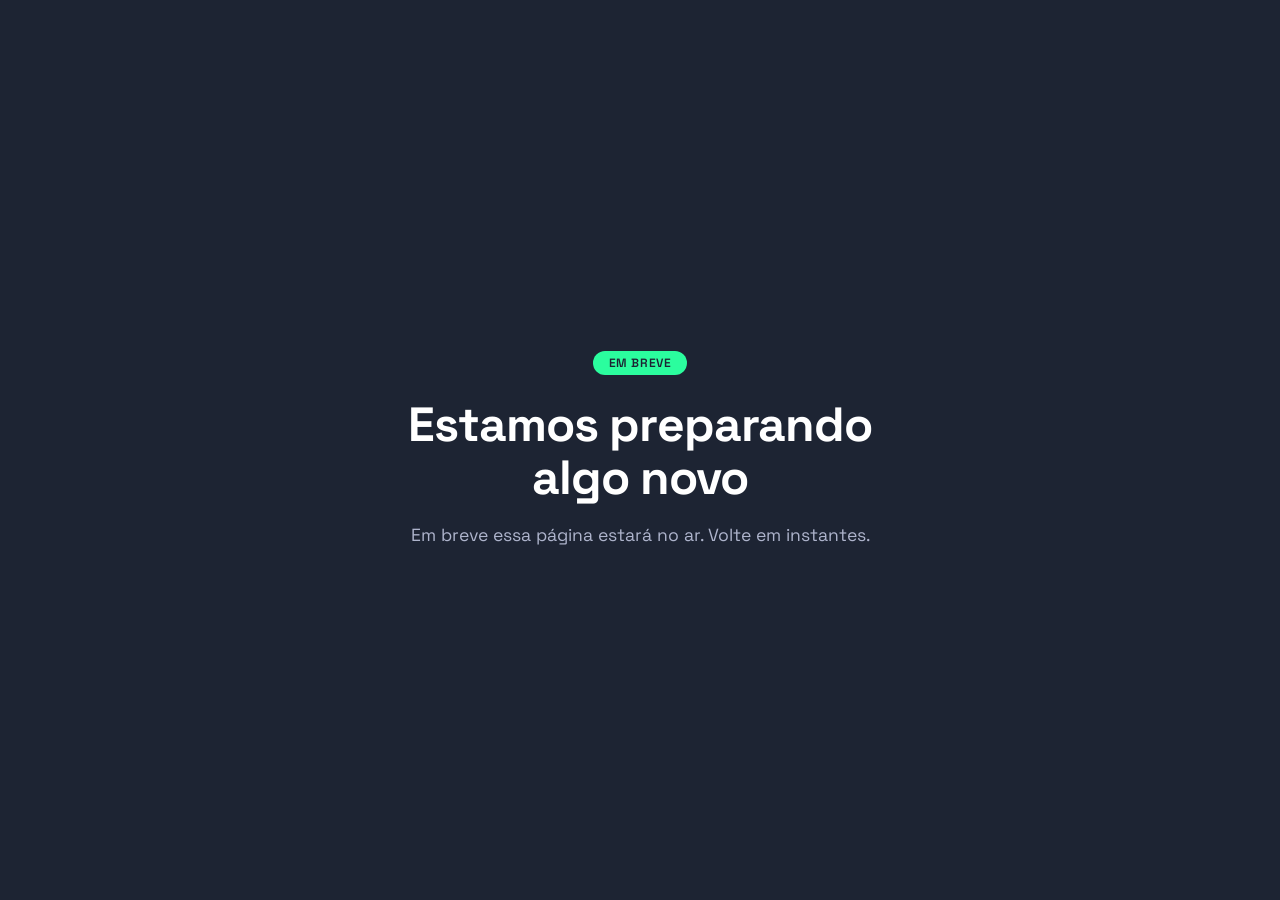
<file: index.html>
<!DOCTYPE html>
<html lang="pt-BR">
<head>
  <meta charset="UTF-8">
  <!-- Hotjar Tracking Code for Foozi -->
  <script>
    (function (h, o, t, j, a, r) {
      h.hj = h.hj || function () { (h.hj.q = h.hj.q || []).push(arguments) };
      h._hjSettings = { hjid: 6743665, hjsv: 6 };
      a = o.getElementsByTagName('head')[0];
      r = o.createElement('script'); r.async = 1;
      r.src = t + h._hjSettings.hjid + j + h._hjSettings.hjsv;
      a.appendChild(r);
    })(window, document, 'https://static.hotjar.com/c/hotjar-', '.js?sv=');
  </script>
  <meta name="viewport" content="width=device-width, initial-scale=1.0">
  <title>Foozi | Em breve</title>
  <meta name="description" content="Em breve, novidades da Foozi.">
  <link rel="icon" type="image/png" href="/assets/favicon.png">
  <link rel="preconnect" href="https://fonts.googleapis.com">
  <link rel="preconnect" href="https://fonts.gstatic.com" crossorigin>
  <link href="https://fonts.googleapis.com/css2?family=Space+Grotesk:wght@400;500;600;700&display=swap" rel="stylesheet">
  <style>
    * { box-sizing: border-box; margin: 0; padding: 0; }
    html, body {
      height: 100%;
    }
    body {
      font-family: 'Space Grotesk', system-ui, sans-serif;
      background: #1D2433;
      color: #FFFFFF;
      display: flex;
      align-items: center;
      justify-content: center;
      text-align: center;
      padding: 2rem;
    }
    main {
      max-width: 32rem;
    }
    .badge {
      display: inline-flex;
      align-items: center;
      padding: 4px 16px;
      background-color: #2BFD9E;
      color: #1D2433;
      border-radius: 9999px;
      font-size: 0.75rem;
      font-weight: 600;
      letter-spacing: 0.05em;
      text-transform: uppercase;
      margin-bottom: 1.5rem;
    }
    h1 {
      font-size: clamp(2rem, 5vw, 3rem);
      font-weight: 700;
      line-height: 1.1;
      letter-spacing: -0.02em;
      margin-bottom: 1rem;
    }
    p {
      font-size: 1.1rem;
      color: #AEB4CC;
      line-height: 1.6;
    }
  </style>
</head>
<body>
  <main>
    <span class="badge">Em breve</span>
    <h1>Estamos preparando algo novo</h1>
    <p>Em breve essa página estará no ar. Volte em instantes.</p>
  </main>
</body>
</html>
</file>
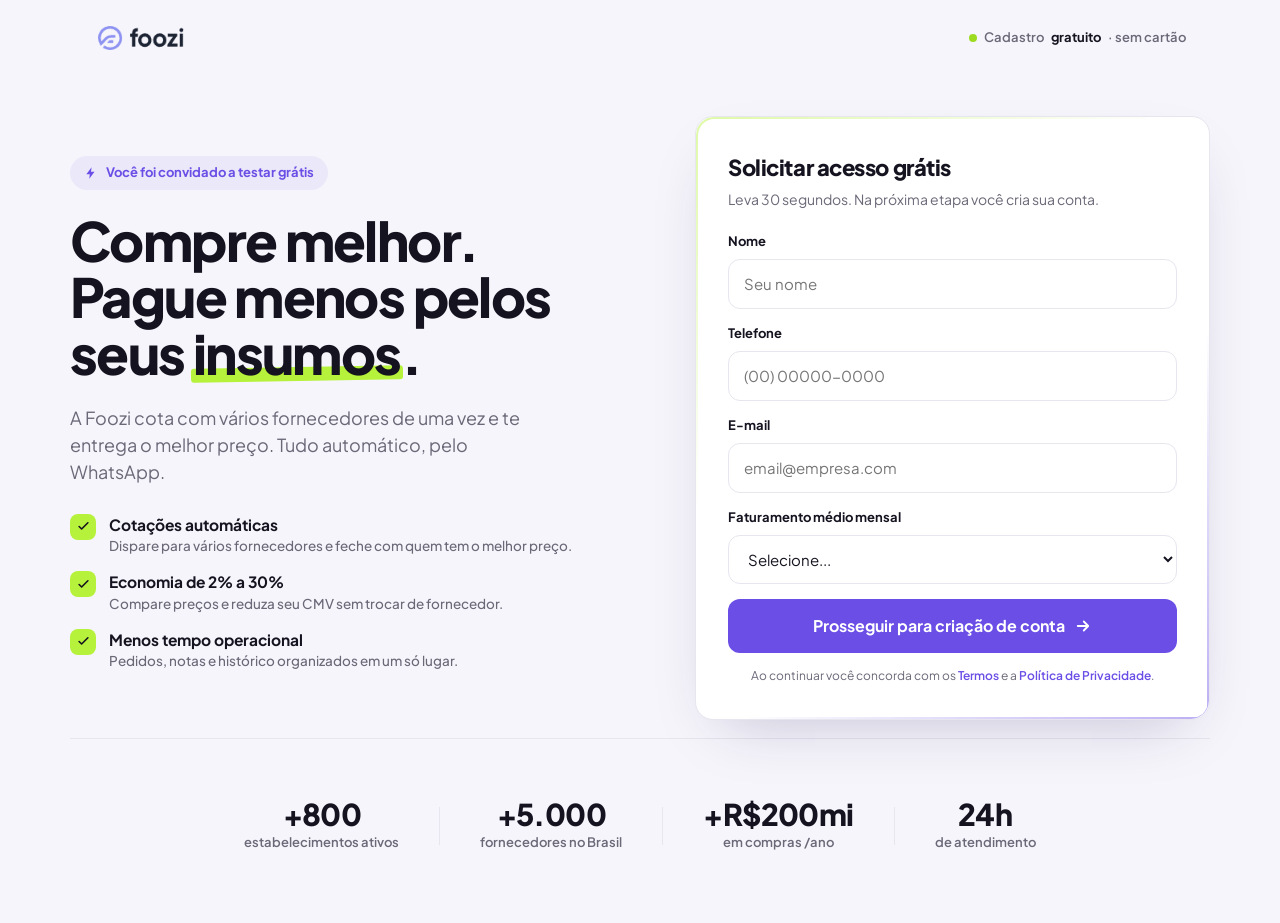
<file: cadastro-gratis/index.html>
<!DOCTYPE html>
<html lang="pt-BR">

<head>
  <meta charset="UTF-8">
  <script>
    (function () {
      var path = window.location.pathname;
      var marker = '/cadastro-gratis';
      var idx = path.indexOf(marker);
      var href = idx !== -1
        ? path.slice(0, idx + marker.length) + '/'
        : (path.endsWith('/') ? path : path.replace(/[^/]*$/, '') || '/');
      var base = document.createElement('base');
      base.href = href;
      document.head.appendChild(base);
      window.FOOZI_BASE = href;
    })();
  </script>
  <!-- Hotjar Tracking Code for Foozi -->
  <script>
    (function (h, o, t, j, a, r) {
      h.hj = h.hj || function () { (h.hj.q = h.hj.q || []).push(arguments) };
      h._hjSettings = { hjid: 6743665, hjsv: 6 };
      a = o.getElementsByTagName('head')[0];
      r = o.createElement('script'); r.async = 1;
      r.src = t + h._hjSettings.hjid + j + h._hjSettings.hjsv;
      a.appendChild(r);
    })(window, document, 'https://static.hotjar.com/c/hotjar-', '.js?sv=');
  </script>
  <meta name="viewport" content="width=device-width, initial-scale=1.0">
  <title>Foozi | Solicitar acesso grátis</title>
  <link rel="icon" href="assets/favicon.svg" type="image/svg+xml">
  <link rel="apple-touch-icon" href="assets/favicon.svg">
  <link rel="preconnect" href="https://fonts.googleapis.com">
  <link rel="preconnect" href="https://fonts.gstatic.com" crossorigin>
  <link href="https://fonts.googleapis.com/css2?family=Plus+Jakarta+Sans:wght@400;500;600;700;800&display=swap"
    rel="stylesheet">
  <style>
    :root {
      --lime: #B6F23B;
      --lime-deep: #9CDB1F;
      --violet: #6B4EE6;
      --violet-deep: #5538D9;
      --ink: #15131F;
      --muted: #6B6878;
      --line: #E7E5EE;
      --bg: #F6F5FB;
      --card: #FFFFFF;
      --radius: 18px;
    }

    * {
      box-sizing: border-box;
      margin: 0;
      padding: 0
    }

    html {
      scroll-behavior: smooth
    }

    body {
      font-family: 'Plus Jakarta Sans', system-ui, sans-serif;
      background: var(--bg);
      color: var(--ink);
      -webkit-font-smoothing: antialiased;
      line-height: 1.5;
    }

    a {
      color: inherit
    }

    .wrap {
      max-width: 1140px;
      margin: 0 auto;
      padding: 0 24px
    }

    /* Nav */
    nav {
      display: flex;
      align-items: center;
      justify-content: space-between;
      padding: 22px 0
    }

    .logo {
      display: flex;
      align-items: center;
      text-decoration: none
    }

    .logo img {
      display: block;
      height: 32px;
      width: auto
    }

    .nav-tag {
      font-size: 13px;
      color: var(--muted);
      font-weight: 600;
      display: flex;
      align-items: center;
      gap: 7px
    }

    .nav-tag b {
      color: var(--ink)
    }

    .pulse {
      width: 8px;
      height: 8px;
      border-radius: 50%;
      background: var(--lime-deep);
      box-shadow: 0 0 0 0 rgba(156, 219, 31, .6);
      animation: p 2s infinite
    }

    @keyframes p {
      0% {
        box-shadow: 0 0 0 0 rgba(156, 219, 31, .5)
      }

      70% {
        box-shadow: 0 0 0 8px rgba(156, 219, 31, 0)
      }

      100% {
        box-shadow: 0 0 0 0 rgba(156, 219, 31, 0)
      }
    }

    /* Hero */
    .hero {
      padding: 40px 0 70px
    }

    .hero-grid {
      display: grid;
      grid-template-columns: 1.05fr .95fr;
      gap: 56px;
      align-items: center
    }

    .eyebrow {
      display: inline-flex;
      align-items: center;
      gap: 8px;
      background: rgba(107, 78, 230, .08);
      color: var(--violet);
      font-weight: 700;
      font-size: 13px;
      padding: 7px 14px;
      border-radius: 100px;
      margin-bottom: 22px
    }

    .eyebrow svg {
      width: 14px;
      height: 14px
    }

    h1 {
      font-size: clamp(34px, 4.6vw, 54px);
      line-height: 1.05;
      letter-spacing: -.03em;
      font-weight: 800
    }

    h1 .mark {
      position: relative;
      white-space: nowrap
    }

    h1 .mark:after {
      content: "";
      position: absolute;
      left: -2px;
      right: -2px;
      bottom: 6px;
      height: 14px;
      background: var(--lime);
      z-index: -1;
      border-radius: 3px;
      transform: rotate(-1deg)
    }

    .lead {
      font-size: 18px;
      color: var(--muted);
      margin: 22px 0 28px;
      max-width: 480px
    }

    .benefits {
      list-style: none;
      display: grid;
      gap: 14px;
      margin-bottom: 8px
    }

    .benefits li {
      display: flex;
      gap: 13px;
      align-items: flex-start;
      font-size: 15.5px;
      font-weight: 500
    }

    .benefits .ic {
      flex: none;
      width: 26px;
      height: 26px;
      border-radius: 8px;
      background: var(--lime);
      display: grid;
      place-items: center;
      margin-top: 1px
    }

    .benefits .ic svg {
      width: 15px;
      height: 15px
    }

    .benefits b {
      font-weight: 700
    }

    .benefits small {
      display: block;
      color: var(--muted);
      font-weight: 500;
      font-size: 13.5px
    }

    /* Form card */
    .form-card {
      background: var(--card);
      border-radius: var(--radius);
      padding: 34px 32px;
      border: 1px solid var(--line);
      box-shadow: 0 24px 60px -28px rgba(40, 30, 90, .28);
      position: relative
    }

    .form-card:before {
      content: "";
      position: absolute;
      inset: 0;
      border-radius: var(--radius);
      padding: 1.5px;
      background: linear-gradient(140deg, var(--lime), transparent 38%, transparent 62%, var(--violet));
      -webkit-mask: linear-gradient(#000 0 0) content-box, linear-gradient(#000 0 0);
      -webkit-mask-composite: xor;
      mask-composite: exclude;
      opacity: .45;
      pointer-events: none
    }

    .fc-head {
      margin-bottom: 22px
    }

    .fc-head h2 {
      font-size: 22px;
      letter-spacing: -.02em;
      font-weight: 800
    }

    .fc-head p {
      color: var(--muted);
      font-size: 14px;
      margin-top: 5px
    }

    .field {
      margin-bottom: 15px
    }

    .field label {
      display: block;
      font-size: 13px;
      font-weight: 700;
      margin-bottom: 7px
    }

    .field input,
    .field select {
      width: 100%;
      padding: 13px 15px;
      border: 1.5px solid var(--line);
      border-radius: 12px;
      font: inherit;
      font-size: 15px;
      background: #fff;
      color: var(--ink);
      transition: .15s;
      outline: none
    }

    .field input:focus,
    .field select:focus {
      border-color: var(--violet);
      box-shadow: 0 0 0 4px rgba(107, 78, 230, .1)
    }

    .field input.err,
    .field select.err {
      border-color: #E5484D;
      box-shadow: 0 0 0 4px rgba(229, 72, 77, .1)
    }

    .err-msg {
      color: #E5484D;
      font-size: 12px;
      margin-top: 5px;
      display: none;
      font-weight: 600
    }

    .field.invalid .err-msg {
      display: block
    }

    .row2 {
      display: grid;
      grid-template-columns: 1fr 1fr;
      gap: 13px
    }

    .submit {
      width: 100%;
      margin-top: 8px;
      padding: 15px;
      border: none;
      border-radius: 12px;
      background: var(--violet);
      color: #fff;
      font: inherit;
      font-weight: 700;
      font-size: 16px;
      cursor: pointer;
      display: flex;
      align-items: center;
      justify-content: center;
      gap: 9px;
      transition: .18s
    }

    .submit:hover {
      background: var(--violet-deep);
      transform: translateY(-1px)
    }

    .submit svg {
      width: 18px;
      height: 18px;
      transition: .18s
    }

    .submit:hover svg {
      transform: translateX(3px)
    }

    .fineprint {
      text-align: center;
      font-size: 12px;
      color: var(--muted);
      margin-top: 14px;
      line-height: 1.5
    }

    .fineprint a {
      color: var(--violet);
      font-weight: 600;
      text-decoration: none
    }

    /* social proof bar */
    .proof {
      border-top: 1px solid var(--line);
      margin-top: 18px;
      padding-top: 60px
    }

    .proof-inner {
      display: flex;
      align-items: center;
      justify-content: center;
      gap: 40px;
      flex-wrap: wrap;
      text-align: center
    }

    .stat b {
      display: block;
      font-size: 30px;
      font-weight: 800;
      letter-spacing: -.02em;
      line-height: 1
    }

    .stat span {
      font-size: 13px;
      color: var(--muted);
      font-weight: 600
    }

    .proof-divider {
      width: 1px;
      height: 38px;
      background: var(--line)
    }

    /* success state */
    .done {
      display: none;
      text-align: center;
      padding: 18px 4px
    }

    .done.show {
      display: block
    }

    .done .check {
      width: 62px;
      height: 62px;
      border-radius: 50%;
      background: var(--lime);
      margin: 0 auto 18px;
      display: grid;
      place-items: center
    }

    .done .check svg {
      width: 30px;
      height: 30px
    }

    .done h2 {
      font-size: 23px;
      letter-spacing: -.02em;
      margin-bottom: 8px
    }

    .done p {
      color: var(--muted);
      font-size: 15px;
      margin-bottom: 22px
    }

    .form-body.hide {
      display: none
    }

    .submit:disabled {
      opacity: .7;
      cursor: not-allowed;
      transform: none
    }

    .submit-error {
      display: none;
      color: #E5484D;
      font-size: 13px;
      font-weight: 600;
      text-align: center;
      margin-top: 12px
    }

    .submit-error.show {
      display: block
    }

    @media(max-width:880px) {
      .wrap {
        padding-left: max(16px, env(safe-area-inset-left, 0px));
        padding-right: max(16px, env(safe-area-inset-right, 0px));
      }

      .hero-grid {
        grid-template-columns: 1fr;
        gap: 36px
      }

      .nav-tag {
        display: none
      }

      .proof-inner {
        gap: 24px
      }

      .proof-divider {
        display: none
      }
    }
  </style>
</head>

<body>

  <header class="wrap">
    <nav>
      <a class="logo" href="https://www.foozi.com.br/" aria-label="Foozi">
        <img src="assets/logo_foozi.png" alt="Foozi" width="117" height="40">
      </a>
      <div class="nav-tag"><span class="pulse"></span>Cadastro <b>gratuito</b> · sem cartão</div>
    </nav>
  </header>

  <main class="wrap hero">
    <div class="hero-grid">

      <!-- LEFT: pitch -->
      <div>
        <span class="eyebrow">
          <svg viewBox="0 0 24 24" fill="none">
            <path d="M13 2 4 14h6l-1 8 9-12h-6l1-8z" fill="currentColor" />
          </svg>
          Você foi convidado a testar grátis
        </span>
        <h1>Compre melhor.<br>Pague menos pelos seus <span class="mark">insumos</span>.</h1>
        <p class="lead">A Foozi cota com vários fornecedores de uma vez e te entrega o melhor preço. Tudo automático,
          pelo WhatsApp.</p>

        <ul class="benefits">
          <li>
            <span class="ic"><svg viewBox="0 0 24 24" fill="none">
                <path d="M5 12l4 4L19 6" stroke="#15131F" stroke-width="2.6" stroke-linecap="round"
                  stroke-linejoin="round" />
              </svg></span>
            <div><b>Cotações automáticas</b><small>Dispare para vários fornecedores e feche com quem tem o melhor
                preço.</small></div>
          </li>
          <li>
            <span class="ic"><svg viewBox="0 0 24 24" fill="none">
                <path d="M5 12l4 4L19 6" stroke="#15131F" stroke-width="2.6" stroke-linecap="round"
                  stroke-linejoin="round" />
              </svg></span>
            <div><b>Economia de 2% a 30%</b><small>Compare preços e reduza seu CMV sem trocar de fornecedor.</small>
            </div>
          </li>
          <li>
            <span class="ic"><svg viewBox="0 0 24 24" fill="none">
                <path d="M5 12l4 4L19 6" stroke="#15131F" stroke-width="2.6" stroke-linecap="round"
                  stroke-linejoin="round" />
              </svg></span>
            <div><b>Menos tempo operacional</b><small>Pedidos, notas e histórico organizados em um só lugar.</small>
            </div>
          </li>
        </ul>
      </div>

      <!-- RIGHT: form -->
      <div class="form-card">
        <div class="form-body" id="formBody">
          <div class="fc-head">
            <h2>Solicitar acesso grátis</h2>
            <p>Leva 30 segundos. Na próxima etapa você cria sua conta.</p>
          </div>

          <div class="field" id="f-nome">
            <label for="nome">Nome</label>
            <input id="nome" type="text" placeholder="Seu nome" autocomplete="name">
            <span class="err-msg">Informe seu nome.</span>
          </div>

          <div class="field" id="f-telefone">
            <label for="telefone">Telefone</label>
            <input id="telefone" type="tel" placeholder="(00) 00000-0000" inputmode="numeric" autocomplete="tel">
            <span class="err-msg">Telefone inválido.</span>
          </div>

          <div class="field" id="f-email">
            <label for="email">E-mail</label>
            <input id="email" type="email" placeholder="email@empresa.com" autocomplete="email">
            <span class="err-msg">E-mail inválido.</span>
          </div>

          <div class="field" id="f-faturamento">
            <label for="faturamento">Faturamento médio mensal</label>
            <select id="faturamento">
              <option value="">Selecione...</option>
              <option value="Abaixo de 50 mil reais">Abaixo de 50 mil reais</option>
              <option value="Entre 50 e 70 mil reais">Entre 50 e 70 mil reais</option>
              <option value="Entre 80 a 140 mil reais">Entre 80 a 140 mil reais</option>
              <option value="Entre 150 a 300 mil reais">Entre 150 a 300 mil reais</option>
              <option value="Mais de 300 mil reais">Mais de 300 mil reais</option>
            </select>
            <span class="err-msg">Selecione o faturamento médio mensal.</span>
          </div>

          <input type="hidden" id="utm_term" name="utm_term" value="">
          <input type="hidden" id="utm_source" name="utm_source" value="">
          <input type="hidden" id="utm_campaign" name="utm_campaign" value="">
          <input type="hidden" id="utm_content" name="utm_content" value="">
          <input type="hidden" id="utm_medium" name="utm_medium" value="">

          <button class="submit" id="submitBtn" type="button">
            Prosseguir para criação de conta
            <svg viewBox="0 0 24 24" fill="none">
              <path d="M5 12h14M13 6l6 6-6 6" stroke="#fff" stroke-width="2.4" stroke-linecap="round"
                stroke-linejoin="round" />
            </svg>
          </button>
          <p class="submit-error" id="submitError">Não foi possível enviar. Tente novamente.</p>
          <p class="fineprint">Ao continuar você concorda com os <a href="#">Termos</a> e a <a href="#">Política de
              Privacidade</a>.</p>
        </div>

        <!-- success -->
        <div class="done" id="done">
          <div class="check"><svg viewBox="0 0 24 24" fill="none">
              <path d="M5 12l4 4L19 6" stroke="#15131F" stroke-width="3" stroke-linecap="round"
                stroke-linejoin="round" />
            </svg></div>
          <h2>Tudo certo, <span id="firstName">!</span></h2>
          <p id="doneMessage">Recebemos seu cadastro! Clique em continuar para criar sua senha e acessar a plataforma.</p>
          <button class="submit" id="continueBtn" style="max-width:260px;margin:0 auto" type="button">Continuar</button>
        </div>
      </div>

    </div>

    <!-- social proof -->
    <section class="proof">
      <div class="proof-inner">
        <div class="stat"><b>+800</b><span>estabelecimentos ativos</span></div>
        <div class="proof-divider"></div>
        <div class="stat"><b>+5.000</b><span>fornecedores no Brasil</span></div>
        <div class="proof-divider"></div>
        <div class="stat"><b>+R$200mi</b><span>em compras /ano</span></div>
        <div class="proof-divider"></div>
        <div class="stat"><b>24h</b><span>de atendimento</span></div>
      </div>
    </section>
  </main>

  <script src="js/lead-storage.js" onerror="console.error('[cadastro-gratis] Falha ao carregar js/lead-storage.js')"></script>
  <script src="js/form.js" onerror="console.error('[cadastro-gratis] Falha ao carregar js/form.js')"></script>
</body>

</html>
</file>
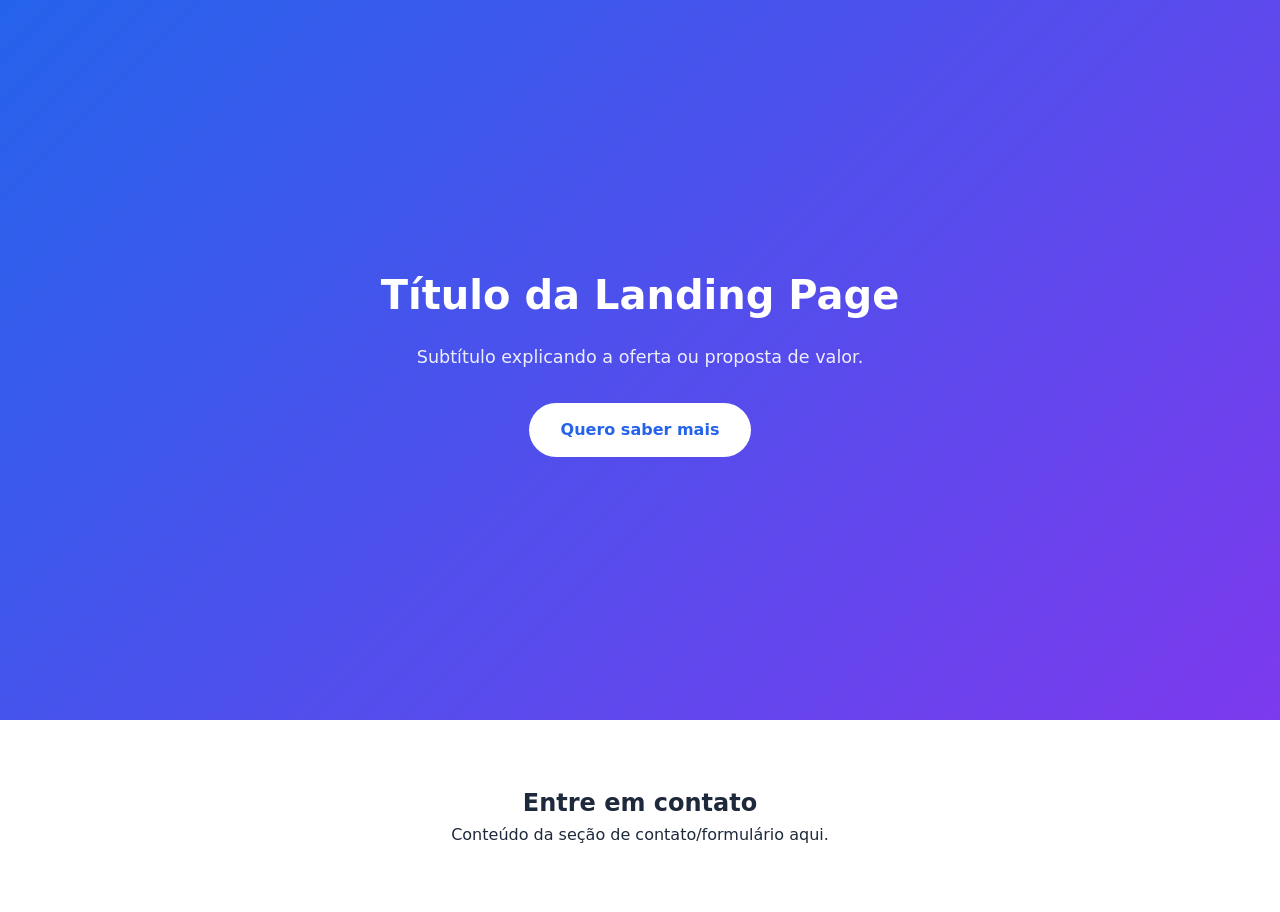
<file: lp-exemplo/index.html>
<!DOCTYPE html>
<html lang="pt-BR">
<head>
  <meta charset="UTF-8" />
  <meta name="viewport" content="width=device-width, initial-scale=1.0" />
  <title>LP Exemplo - Foozi</title>
  <link rel="stylesheet" href="/lp-exemplo/style.css" />
</head>
<body>
  <header class="hero">
    <h1>Título da Landing Page</h1>
    <p>Subtítulo explicando a oferta ou proposta de valor.</p>
    <a class="cta" href="#contato">Quero saber mais</a>
  </header>

  <section id="contato" class="section">
    <h2>Entre em contato</h2>
    <p>Conteúdo da seção de contato/formulário aqui.</p>
  </section>

  <script src="/lp-exemplo/script.js"></script>
</body>
</html>
</file>
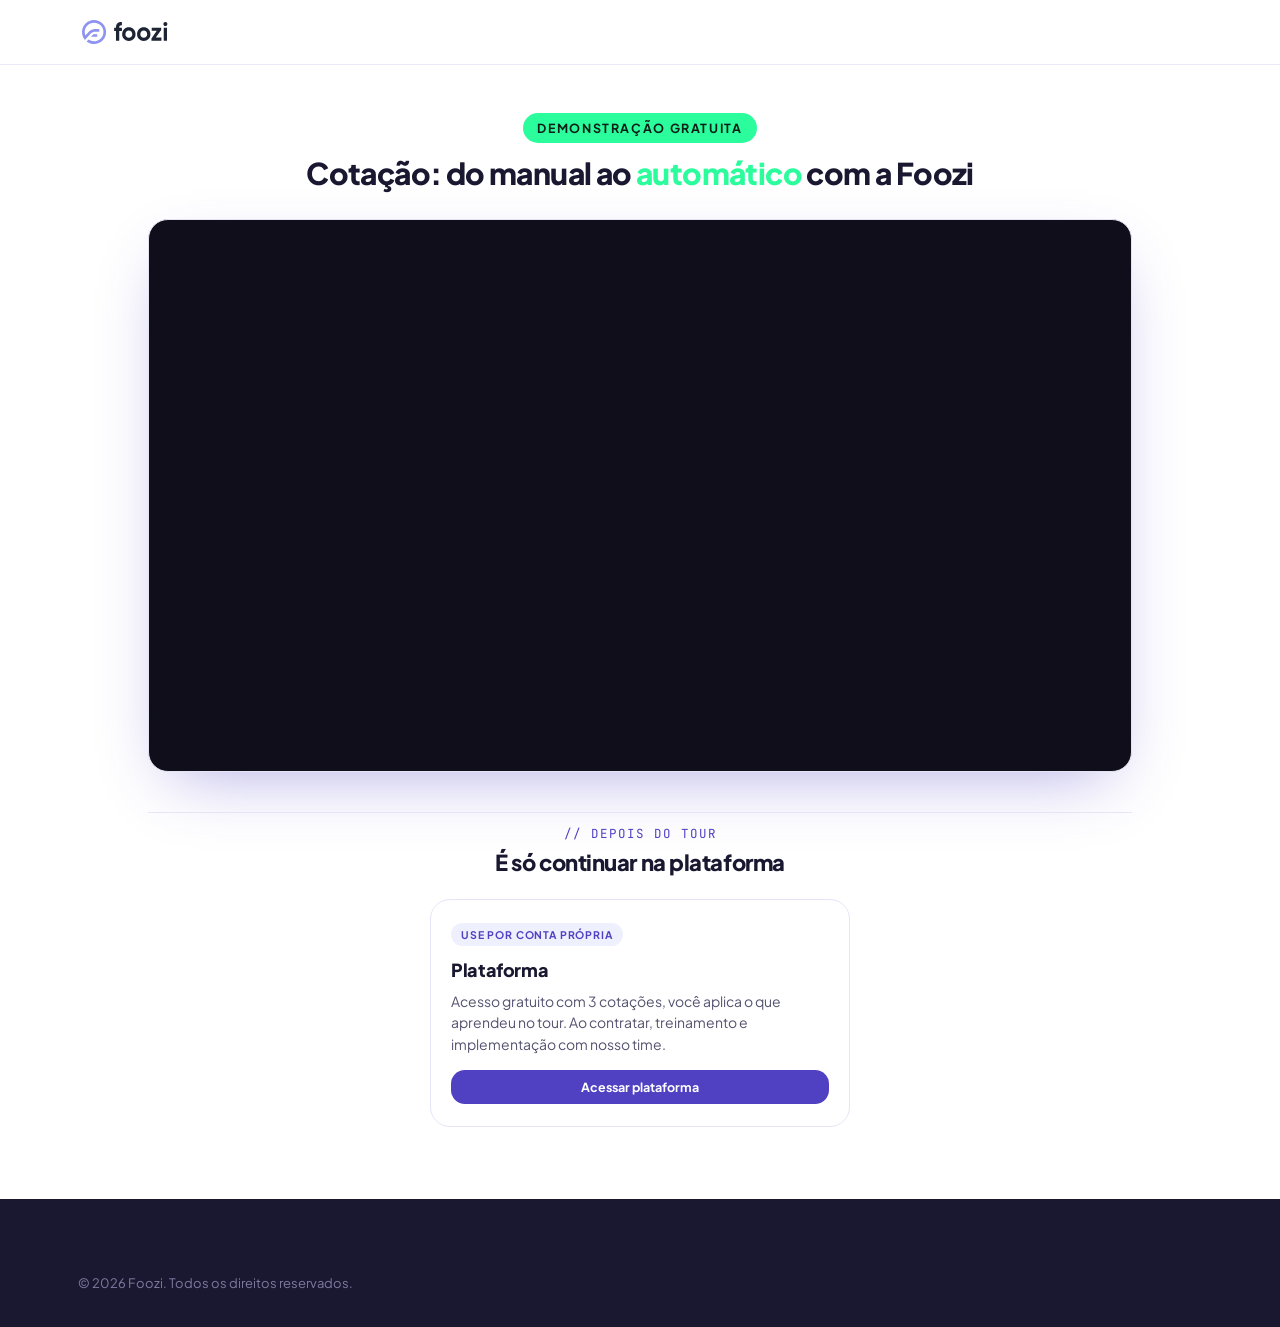
<file: webinar/video.html>
<!DOCTYPE html>
<html lang="pt-BR">

<head>
  <meta charset="UTF-8">
  <script>
    (function () {
      var base = document.createElement('base');
      if (location.protocol === 'file:') {
        base.href = location.href.slice(0, location.href.lastIndexOf('/') + 1);
      } else {
        var parts = location.pathname.split('/').filter(Boolean);
        var webinarIndex = parts.indexOf('webinar');
        base.href = webinarIndex !== -1
          ? '/' + parts.slice(0, webinarIndex + 1).join('/') + '/'
          : '/';
      }
      document.head.appendChild(base);
    })();
  </script>
  <!-- Hotjar Tracking Code for Foozi -->
  <script>
    (function (h, o, t, j, a, r) {
      h.hj = h.hj || function () { (h.hj.q = h.hj.q || []).push(arguments) };
      h._hjSettings = { hjid: 6743665, hjsv: 6 };
      a = o.getElementsByTagName('head')[0];
      r = o.createElement('script'); r.async = 1;
      r.src = t + h._hjSettings.hjid + j + h._hjSettings.hjsv;
      a.appendChild(r);
    })(window, document, 'https://static.hotjar.com/c/hotjar-', '.js?sv=');
  </script>
  <meta name="viewport" content="width=device-width, initial-scale=1.0">
  <title>Tour Foozi | Assistir</title>
  <meta name="robots" content="noindex, nofollow">
  <meta name="theme-color" content="#5041c3">
  <link rel="icon" href="uploads/favicon.ico" sizes="any">
  <link rel="icon" href="uploads/favicon.svg" type="image/svg+xml">
  <link rel="preconnect" href="https://fonts.googleapis.com">
  <link rel="preconnect" href="https://fonts.gstatic.com" crossorigin>
  <link
    href="https://fonts.googleapis.com/css2?family=Plus+Jakarta+Sans:wght@400;500;600;700;800&family=JetBrains+Mono:wght@400;500&display=swap"
    rel="stylesheet">
  <link rel="stylesheet" href="css/styles.css">
</head>

<body>
  <div class="page page--video">

    <header class="site-header">
      <div class="container site-header__inner">
        <a href="index.html"><img class="logo" src="uploads/logo_foozi.svg" alt="Foozi" width="117" height="40"></a>
      </div>
    </header>

    <main class="video-page">
      <div class="container video-page__inner">
        <div class="video-page__intro">
          <span class="badge-demo badge-demo--hero-a">Demonstração gratuita</span>
          <h1 class="video-page__title">
            Cotação: do manual ao <span class="hero-a__title-accent">automático</span> com a Foozi<span
              id="video-greeting"></span>
          </h1>
        </div>

        <div class="video-player-wrap">
          <div class="video-player" id="video-player">
            <iframe title="Tour Foozi — demonstração da plataforma"
              src="https://player.vimeo.com/video/1204910716?h=1f0cc1caed&title=0&byline=0&portrait=0&badge=0&vimeo_logo=0&pip=0&chromecast=0&color=5041c3"
              referrerpolicy="strict-origin-when-cross-origin"
              allow="autoplay; fullscreen; picture-in-picture; clipboard-write; encrypted-media; web-share"
              allowfullscreen></iframe>
          </div>
        </div>

        <div class="video-page__paths-section">
          <div class="video-page__paths-intro">
            <span class="eyebrow">// Depois do tour</span>
            <h2 class="h2-section h2-section--sm">É só continuar na plataforma</h2>
          </div>
          <div class="video-page__paths">
            <article class="path-card">
              <span class="path-card__tag">Use por conta própria</span>
              <h2 class="path-card__title">Plataforma</h2>
              <p class="path-card__desc">
                Acesso gratuito com 3 cotações, você aplica o que aprendeu no tour. Ao contratar, treinamento e
                implementação com nosso time.
              </p>
              <a class="btn-cta btn-cta--sm btn-cta--on-light btn-cta--block" href="https://app.foozi.com.br/auth/sign-up">Acessar plataforma</a>
            </article>
          </div>
        </div>
      </div>
    </main>

    <footer class="site-footer">
      <div class="container">
        <div class="site-footer__bottom">
          <span>© 2026 Foozi. Todos os direitos reservados.</span>
        </div>
      </div>
    </footer>

  </div>

  <script src="js/video-page.js"></script>
</body>

</html>
</file>
<file: lp-exemplo/style.css>
* {
  box-sizing: border-box;
  margin: 0;
  padding: 0;
}

body {
  font-family: system-ui, -apple-system, Segoe UI, Roboto, sans-serif;
  color: #1e293b;
  line-height: 1.6;
}

.hero {
  min-height: 80vh;
  display: flex;
  flex-direction: column;
  align-items: center;
  justify-content: center;
  text-align: center;
  padding: 2rem;
  background: linear-gradient(135deg, #2563eb, #7c3aed);
  color: #fff;
}

.hero h1 {
  font-size: 2.5rem;
  margin-bottom: 1rem;
}

.hero p {
  font-size: 1.1rem;
  max-width: 32rem;
  margin-bottom: 2rem;
  opacity: 0.9;
}

.cta {
  display: inline-block;
  background: #fff;
  color: #2563eb;
  padding: 0.9rem 2rem;
  border-radius: 999px;
  text-decoration: none;
  font-weight: 600;
  transition: transform 0.2s ease;
}

.cta:hover {
  transform: translateY(-2px);
}

.section {
  padding: 4rem 2rem;
  max-width: 48rem;
  margin: 0 auto;
  text-align: center;
}
</file>
<file: webinar/css/styles.css>
/* ==========================================================================
   Foozi — Webinar Landing Page
   ========================================================================== */

/* --------------------------------------------------------------------------
   1. Design tokens
   -------------------------------------------------------------------------- */
:root {
  /* Colors */
  --fz-white: #ffffff;
  --fz-ink: #1a1830;
  --fz-ink-soft: #54526e;
  --fz-muted: #6b6a85;
  --fz-placeholder: #a3a1bd;
  --fz-border: #eceaf6;
  --fz-border-input: #e2e1ef;
  --fz-primary: #5041c3;
  --fz-primary-dark: #43359f;
  --fz-primary-light: #eef0fd;
  --fz-accent: #2bfd9d;
  --fz-accent-dark: #0b1f17;
  --fz-recording: #e53935;
  --fz-live: #1ea672;
  --fz-lavender: #f4f5fe;
  --fz-lavender-mid: #e6e9fd;
  --fz-footer-bg: #1a1830;
  --fz-footer-text: #cfcce4;
  --fz-footer-muted: #9b98bb;
  --fz-footer-dim: #7d7aa0;
  --fz-footer-border: #2c2a47;
  --fz-hero-purple-text: #d9d6f5;
  --fz-hero-purple-muted: #efeefb;
  --fz-hero-purple-label: #b9b4ec;
  --fz-video-bg-a: #2a2459;
  --fz-video-bg-b: #2e2862;

  /* Typography */
  --fz-font-sans: 'Plus Jakarta Sans', system-ui, sans-serif;
  --fz-font-mono: 'JetBrains Mono', monospace;

  /* Layout */
  --fz-container-max: 1180px;
  --fz-container-max-md: 1100px;
  --fz-container-max-sm: 1000px;
  --fz-gutter: 28px;
  --fz-gutter-mobile: 20px;
  --fz-gutter-mobile-sm: 16px;
  --fz-section-y: 84px;
  --fz-section-y-mobile: 56px;
  --fz-radius-sm: 11px;
  --fz-radius-md: 14px;
  --fz-radius-lg: 18px;
  --fz-radius-xl: 20px;
  --fz-radius-pill: 999px;

  /* Effects */
  --fz-shadow-form: 0 30px 60px -22px rgba(20, 16, 60, 0.5);
  --fz-shadow-video: 0 24px 50px -18px rgba(80, 65, 195, 0.45);
  --fz-shadow-cta: 0 14px 30px -10px rgba(0, 0, 0, 0.4);
}

/* --------------------------------------------------------------------------
   2. Base & reset
   -------------------------------------------------------------------------- */
*,
*::before,
*::after {
  box-sizing: border-box;
}

html,
body {
  margin: 0;
  padding: 0;
}

body {
  background: var(--fz-white);
  -webkit-text-size-adjust: 100%;
}

.page {
  font-family: var(--fz-font-sans);
  color: var(--fz-ink);
  background: var(--fz-white);
  -webkit-font-smoothing: antialiased;
  overflow-x: hidden;
}

img {
  display: block;
  max-width: 100%;
  height: auto;
}

a {
  color: inherit;
}

/* --------------------------------------------------------------------------
   3. Layout
   -------------------------------------------------------------------------- */
.container {
  width: 100%;
  max-width: var(--fz-container-max);
  margin-inline: auto;
  padding-inline: var(--fz-gutter);
}

.container--md {
  max-width: var(--fz-container-max-md);
}

.container--sm {
  max-width: var(--fz-container-max-sm);
}

.section {
  padding-block: var(--fz-section-y);
  padding-inline: var(--fz-gutter);
}

.section--white {
  background: var(--fz-white);
}

.section--lavender {
  background: var(--fz-lavender);
}

/* --------------------------------------------------------------------------
   4. Typography helpers
   -------------------------------------------------------------------------- */
.eyebrow {
  font-family: var(--fz-font-mono);
  font-size: 12.5px;
  letter-spacing: 0.08em;
  color: var(--fz-primary);
  text-transform: uppercase;
}

.eyebrow--dark {
  color: var(--fz-accent-dark);
  opacity: 0.7;
}

.h2-section {
  margin: 14px 0 0;
  font-size: 36px;
  line-height: 1.12;
  letter-spacing: -0.02em;
  font-weight: 800;
  color: var(--fz-ink);
  text-wrap: balance;
}

.h2-section--host {
  margin-top: 18px;
  font-size: 32px;
  line-height: 1.15;
}

.lead {
  margin: 16px 0 0;
  font-size: 17px;
  line-height: 1.6;
  color: var(--fz-ink-soft);
}

.section-intro-narrow {
  max-width: 640px;
}

/* --------------------------------------------------------------------------
   5. Site header
   -------------------------------------------------------------------------- */
.site-header {
  position: sticky;
  top: 0;
  z-index: 50;
  background: rgba(255, 255, 255, 0.86);
  backdrop-filter: blur(10px);
  border-bottom: 1px solid var(--fz-border);
}

.site-header__inner {
  display: flex;
  align-items: center;
  justify-content: space-between;
  padding-block: 16px;
}

.logo {
  height: 32px;
  width: auto;
}

.badge-header {
  display: inline-flex;
  align-items: center;
  gap: 7px;
  font-size: 13px;
  font-weight: 600;
  color: var(--fz-primary);
  background: var(--fz-primary-light);
  padding: 7px 13px;
  border-radius: var(--fz-radius-pill);
}

.badge-header__dot {
  width: 8px;
  height: 8px;
  border-radius: 50%;
  background: var(--fz-live);
  animation: fz-livedot 1.6s ease-in-out infinite;
}

/* --------------------------------------------------------------------------
   6. Badges & recording indicator
   -------------------------------------------------------------------------- */
.badge-demo {
  display: inline-flex;
  align-items: center;
  gap: 8px;
  font-size: 12.5px;
  font-weight: 700;
  letter-spacing: 0.13em;
  padding: 7px 14px;
  border-radius: var(--fz-radius-pill);
  text-transform: uppercase;
}

.badge-demo--hero-a {
  color: var(--fz-accent-dark);
  background: var(--fz-accent);
}

.badge-demo--hero-b {
  color: var(--fz-primary);
  background: var(--fz-white);
  border: 1px solid #d6d8f6;
}

.rec-dot {
  position: relative;
  display: inline-flex;
  width: 10px;
  height: 10px;
  flex: none;
}

.rec-dot__ring {
  position: absolute;
  inset: 0;
  border-radius: 50%;
  background: var(--fz-recording);
  animation: fz-rec-ring 1.8s ease-out infinite;
}

.rec-dot__core {
  position: relative;
  width: 10px;
  height: 10px;
  border-radius: 50%;
  background: var(--fz-recording);
}

/* --------------------------------------------------------------------------
   7. Hero — variant A (purple)
   -------------------------------------------------------------------------- */
.hero-a {
  position: relative;
  overflow: hidden;
  background: linear-gradient(160deg, var(--fz-primary) 0%, var(--fz-primary-dark) 100%);
}

.hero-a__blob-1 {
  position: absolute;
  top: -120px;
  right: -80px;
  width: 360px;
  height: 360px;
  border-radius: 50%;
  background: radial-gradient(circle, #6a5cdb, transparent 70%);
  opacity: 0.6;
  pointer-events: none;
}

.hero-a__blob-2 {
  position: absolute;
  bottom: -90px;
  left: -60px;
  width: 280px;
  height: 280px;
  border-radius: 40px;
  background: var(--fz-accent);
  opacity: 0.1;
  transform: rotate(18deg);
  pointer-events: none;
}

.hero-a__blob-3 {
  position: absolute;
  top: 40px;
  left: 42%;
  width: 120px;
  height: 14px;
  border-radius: var(--fz-radius-pill);
  background: var(--fz-accent);
  opacity: 0.35;
  pointer-events: none;
}

.hero-a__inner {
  position: relative;
  display: grid;
  grid-template-columns: 1.05fr 0.95fr;
  gap: 56px;
  align-items: center;
  padding-block: 72px 84px;
}

.hero-a__title {
  margin: 22px 0 0;
  font-size: 46px;
  line-height: 1.08;
  letter-spacing: -0.02em;
  font-weight: 800;
  color: var(--fz-white);
  text-wrap: balance;
}

.hero-a__title-accent {
  color: var(--fz-accent);
}

.hero-a__lead {
  margin: 16px 0 0;
  font-size: 17px;
  line-height: 1.5;
  color: var(--fz-hero-purple-text);
  max-width: 480px;
}

.section--compact {
  padding-block: 48px;
}

.h2-section--sm {
  font-size: 28px;
  margin-top: 10px;
}

.check-list--compact {
  margin-top: 18px;
  gap: 10px;
}

/* --------------------------------------------------------------------------
   Platform compare — manual vs Foozi
   -------------------------------------------------------------------------- */
.compare-grid {
  display: grid;
  grid-template-columns: 1fr auto 1fr;
  gap: 20px;
  align-items: stretch;
  margin-top: 36px;
}

.compare-panel {
  display: flex;
  flex-direction: column;
  min-height: 100%;
  padding: 20px;
  border-radius: var(--fz-radius-xl);
  background: var(--fz-white);
}

.compare-panel--bad {
  border: 1.5px solid #ffcdd2;
  box-shadow: inset 0 0 0 1px rgba(229, 57, 53, 0.06);
}

.compare-panel--good {
  border: 1.5px solid #d6d8f6;
  box-shadow: 0 16px 40px -20px rgba(80, 65, 195, 0.35);
}

.compare-panel__head {
  display: flex;
  align-items: center;
  min-height: 40px;
  margin-bottom: 16px;
}

.compare-panel__badge {
  display: inline-flex;
  align-items: center;
  gap: 8px;
  font-size: 11px;
  font-weight: 700;
  letter-spacing: 0.08em;
  text-transform: uppercase;
  padding: 7px 12px;
  border-radius: var(--fz-radius-pill);
}

.compare-panel__badge-icon {
  display: inline-flex;
  align-items: center;
  justify-content: center;
  width: 18px;
  height: 18px;
  border-radius: 50%;
  font-size: 10px;
  font-weight: 800;
  line-height: 1;
}

.compare-panel__badge--bad {
  color: #b71c1c;
  background: #ffebee;
  border: 1px solid #ffcdd2;
}

.compare-panel__badge--bad .compare-panel__badge-icon {
  background: #e53935;
  color: #fff;
}

.compare-panel__badge--good {
  color: var(--fz-primary);
  background: var(--fz-primary-light);
  border: 1px solid #d6d8f6;
}

.compare-panel__badge--good .compare-panel__badge-icon {
  background: var(--fz-accent);
  color: var(--fz-accent-dark);
}

.compare-slots {
  display: grid;
  grid-template-rows: 1fr 1fr;
  gap: 16px;
  flex: 1;
}

.compare-slot {
  display: flex;
  flex-direction: column;
  margin: 0;
  min-height: 0;
}

.compare-slot__media {
  position: relative;
  aspect-ratio: 16 / 10;
  border-radius: 10px;
  overflow: hidden;
  background: #f0f0f5;
}

.compare-slot__media--bad {
  border: 2px solid #ef9a9a;
}

.compare-slot__media--bad::after {
  content: '';
  position: absolute;
  inset: 0;
  background: rgba(183, 28, 28, 0.07);
  pointer-events: none;
}

.compare-slot__media--good {
  border: 2px solid var(--fz-primary);
}

.compare-slot__img {
  display: block;
  width: 100%;
  height: 100%;
  object-fit: cover;
  object-position: center top;
}

.compare-slot__media--phone {
  background: var(--fz-white);
}

.compare-slot__img--wa {
  width: 100%;
  height: 100%;
  object-fit: cover;
  object-position: center 12%;
}

.compare-slot__media--bad .compare-slot__img {
  filter: saturate(0.88);
}

.compare-slot__status {
  position: absolute;
  top: 10px;
  right: 10px;
  width: 28px;
  height: 28px;
  border-radius: 50%;
  display: flex;
  align-items: center;
  justify-content: center;
  font-size: 13px;
  font-weight: 800;
  line-height: 1;
  box-shadow: 0 2px 10px rgba(0, 0, 0, 0.18);
  z-index: 1;
}

.compare-slot__status--bad {
  background: #e53935;
  color: #fff;
}

.compare-slot__status--good {
  background: var(--fz-accent);
  color: var(--fz-accent-dark);
}

.compare-slot__title {
  margin: 10px 0 0;
  font-size: 14px;
  font-weight: 700;
  line-height: 1.3;
  color: var(--fz-ink);
  min-height: 1.3em;
}

.compare-panel--bad .compare-slot__title {
  color: #c62828;
}

.compare-panel--good .compare-slot__title {
  color: var(--fz-primary);
}

.compare-slot__text {
  margin: 4px 0 0;
  font-size: 12.5px;
  line-height: 1.45;
  color: var(--fz-muted);
  min-height: 2.9em;
}

.compare-panel__foot {
  margin-top: 18px;
  padding-top: 16px;
  border-top: 1px solid var(--fz-border);
}

.compare-panel--bad .compare-panel__foot {
  border-top-color: #ffcdd2;
}

.compare-tags {
  display: grid;
  grid-template-columns: repeat(3, 1fr);
  gap: 8px;
  margin: 0;
  padding: 0;
  list-style: none;
}

.compare-tags li {
  display: flex;
  align-items: center;
  justify-content: center;
  gap: 5px;
  min-height: 34px;
  padding: 6px 8px;
  font-size: 11px;
  font-weight: 600;
  line-height: 1.2;
  text-align: center;
  border-radius: var(--fz-radius-sm);
}

.compare-tags__icon {
  flex: none;
  font-size: 10px;
  font-weight: 800;
}

.compare-tags--bad li {
  color: #b71c1c;
  background: #ffebee;
  border: 1px solid #ffcdd2;
}

.compare-tags--good li {
  color: var(--fz-primary);
  background: var(--fz-primary-light);
  border: 1px solid #d6d8f6;
}

.compare-bridge {
  display: flex;
  flex-direction: column;
  align-items: center;
  justify-content: center;
  gap: 10px;
  align-self: center;
  padding-block: 8px;
}

.compare-bridge__line {
  width: 2px;
  flex: 1;
  min-height: 28px;
  background: linear-gradient(180deg, transparent, #c5c3e8, transparent);
}

.compare-bridge__chip {
  flex: none;
  font-family: var(--fz-font-mono);
  font-size: 9px;
  font-weight: 600;
  letter-spacing: 0.06em;
  text-transform: uppercase;
  color: var(--fz-muted);
  writing-mode: vertical-rl;
  text-orientation: mixed;
  transform: rotate(180deg);
}

.compare-bridge__arrow {
  flex: none;
  width: 38px;
  height: 38px;
  border-radius: 50%;
  background: var(--fz-primary);
  color: var(--fz-white);
  display: flex;
  align-items: center;
  justify-content: center;
  font-size: 18px;
  font-weight: 800;
  box-shadow: 0 8px 20px -8px rgba(80, 65, 195, 0.55);
}

/* --------------------------------------------------------------------------
   8. Hero — variant B (lavender)
   -------------------------------------------------------------------------- */
.hero-b {
  position: relative;
  overflow: hidden;
  background: linear-gradient(180deg, var(--fz-lavender-mid) 0%, var(--fz-lavender) 62%, var(--fz-white) 100%);
}

.hero-b__blob-1 {
  position: absolute;
  top: -100px;
  right: -70px;
  width: 300px;
  height: 300px;
  border-radius: 50%;
  background: var(--fz-accent);
  opacity: 0.18;
  pointer-events: none;
}

.hero-b__blob-2 {
  position: absolute;
  top: 120px;
  left: -50px;
  width: 200px;
  height: 200px;
  border-radius: 36px;
  background: var(--fz-primary);
  opacity: 0.1;
  transform: rotate(20deg);
  pointer-events: none;
}

.hero-b__top {
  position: relative;
  text-align: center;
  padding-block: 68px 30px;
}

.hero-b__title {
  margin: 22px auto 0;
  max-width: 840px;
  font-size: 50px;
  line-height: 1.06;
  letter-spacing: -0.025em;
  font-weight: 800;
  color: var(--fz-ink);
  text-wrap: balance;
}

.hero-b__title-accent {
  color: var(--fz-primary);
}

.hero-b__lead {
  margin: 18px auto 0;
  max-width: 660px;
  font-size: 18px;
  line-height: 1.6;
  color: var(--fz-ink-soft);
}

.hero-b__inner {
  position: relative;
  display: grid;
  grid-template-columns: 1.05fr 0.95fr;
  gap: 48px;
  align-items: start;
  padding-block: 8px 78px;
}

/* --------------------------------------------------------------------------
   9. Hero shared — checklist & preview
   -------------------------------------------------------------------------- */
.check-list {
  margin: 26px 0 0;
  padding: 0;
  list-style: none;
  display: flex;
  flex-direction: column;
  gap: 13px;
}

.check-item {
  display: flex;
  align-items: center;
  gap: 12px;
}

.check-item__icon {
  flex: none;
  width: 24px;
  height: 24px;
  border-radius: 50%;
  background: var(--fz-accent);
  color: var(--fz-accent-dark);
  display: flex;
  align-items: center;
  justify-content: center;
  font-size: 14px;
  font-weight: 800;
}

.check-item__text {
  font-size: 15.5px;
  color: var(--fz-hero-purple-muted);
  font-weight: 500;
}

.preview-thumb {
  margin-top: 30px;
  max-width: 430px;
}

.preview-label {
  margin: 0 0 9px;
  font-family: var(--fz-font-mono);
  font-size: 11.5px;
  letter-spacing: 0.04em;
  color: var(--fz-hero-purple-label);
  text-transform: uppercase;
}

.video-mock {
  position: relative;
  aspect-ratio: 16 / 9;
  border-radius: var(--fz-radius-md);
  overflow: hidden;
  background: var(--fz-video-bg-a);
  border: 1px solid rgba(255, 255, 255, 0.14);
}

.video-mock__media {
  display: block;
  width: 100%;
  height: 100%;
  object-fit: cover;
}

.video-mock--large {
  border-radius: var(--fz-radius-lg);
  background: repeating-linear-gradient(
    135deg,
    var(--fz-video-bg-a),
    var(--fz-video-bg-a) 16px,
    var(--fz-video-bg-b) 16px,
    var(--fz-video-bg-b) 32px
  );
  box-shadow: var(--fz-shadow-video);
}

.video-mock__overlay {
  position: absolute;
  inset: 0;
  display: flex;
  align-items: center;
  justify-content: center;
}

.video-mock__play-wrap {
  position: relative;
}

.video-mock__play-wrap--sm {
  width: 60px;
  height: 60px;
}

.video-mock__play-wrap--lg {
  width: 78px;
  height: 78px;
}

.video-mock__pulse {
  position: absolute;
  inset: 0;
  border-radius: 50%;
  background: var(--fz-accent);
  animation: fz-pulse 2.4s ease-out infinite;
}

.video-mock__play {
  position: relative;
  display: flex;
  border-radius: 50%;
  background: var(--fz-accent);
  align-items: center;
  justify-content: center;
}

.video-mock__play--sm {
  width: 60px;
  height: 60px;
  box-shadow: 0 8px 24px rgba(0, 0, 0, 0.35);
}

.video-mock__play--lg {
  width: 78px;
  height: 78px;
  box-shadow: 0 10px 30px rgba(0, 0, 0, 0.4);
}

.video-mock__triangle--sm {
  width: 0;
  height: 0;
  border-top: 11px solid transparent;
  border-bottom: 11px solid transparent;
  border-left: 18px solid var(--fz-accent-dark);
  margin-left: 5px;
}

.video-mock__triangle--lg {
  width: 0;
  height: 0;
  border-top: 14px solid transparent;
  border-bottom: 14px solid transparent;
  border-left: 23px solid var(--fz-accent-dark);
  margin-left: 6px;
}

.video-mock__tag {
  position: absolute;
  left: 12px;
  bottom: 11px;
  font-family: var(--fz-font-mono);
  font-size: 11px;
  color: #cfcaf2;
  background: rgba(11, 12, 33, 0.55);
  padding: 3px 8px;
  border-radius: 6px;
}

.video-mock--large .video-mock__tag {
  left: 14px;
  bottom: 13px;
  font-size: 12px;
  color: #dfdcf6;
  padding: 4px 10px;
  border-radius: 7px;
}

.stats-grid {
  margin-top: 18px;
  display: grid;
  grid-template-columns: repeat(3, 1fr);
  gap: 12px;
}

.stat-card {
  background: var(--fz-white);
  border: 1px solid #e7e8f7;
  border-radius: 13px;
  padding: 14px;
}

.stat-card__value {
  font-size: 20px;
  font-weight: 800;
  color: var(--fz-primary);
}

.stat-card__label {
  font-size: 12.5px;
  color: var(--fz-muted);
  margin-top: 2px;
}

/* --------------------------------------------------------------------------
   10. Registration form (mock)
   -------------------------------------------------------------------------- */
.form-card {
  width: 100%;
  background: var(--fz-white);
  border-radius: var(--fz-radius-xl);
  box-shadow: var(--fz-shadow-form);
  border: 1px solid var(--fz-border);
  overflow: hidden;
}

.form-head {
  display: flex;
  align-items: center;
  justify-content: space-between;
  background: var(--fz-primary);
  padding: 14px 24px;
  border-radius: var(--fz-radius-xl) var(--fz-radius-xl) 0 0;
}

.form-head__title {
  font-size: 14px;
  font-weight: 700;
  color: var(--fz-white);
  line-height: 1.3;
}

.form-head__tag {
  font-family: var(--fz-font-mono);
  font-size: 10.5px;
  color: #bdb6ee;
  letter-spacing: 0.04em;
}

.form-body {
  padding: 24px 24px 26px;
}

.form-group + .form-group {
  margin-top: 16px;
}

.form-label {
  display: block;
  font-size: 12.5px;
  font-weight: 600;
  color: var(--fz-muted);
  margin-bottom: 6px;
}

.form-label__optional {
  color: var(--fz-placeholder);
  font-weight: 500;
}

.form-field,
.form-select {
  display: block;
  width: 100%;
  border: 1.5px solid var(--fz-border-input);
  border-radius: var(--fz-radius-sm);
  padding: 13px 14px;
  font-family: var(--fz-font-sans);
  font-size: 14.5px;
  color: var(--fz-ink);
  background: var(--fz-white);
  transition: border-color 0.15s ease, box-shadow 0.15s ease;
}

.form-select {
  display: flex;
  align-items: center;
  justify-content: space-between;
  background: #fbfbfe;
  cursor: pointer;
}

.form-select__chevron {
  color: #9a98b5;
  font-size: 12px;
}

.form-field::placeholder {
  color: var(--fz-placeholder);
}

.form-field:focus,
.form-select:focus {
  outline: none;
  border-color: var(--fz-primary);
  box-shadow: 0 0 0 3px rgba(80, 65, 195, 0.12);
}

.form-field--invalid {
  border-color: #e53935;
}

.form-field--invalid:focus {
  border-color: #e53935;
  box-shadow: 0 0 0 3px rgba(229, 57, 53, 0.12);
}

.form-error {
  display: none;
  margin-top: 6px;
  font-size: 12px;
  line-height: 1.35;
  color: #e53935;
}

.form-error:not(:empty) {
  display: block;
}

select.form-field {
  appearance: none;
  background-image: url("data:image/svg+xml,%3Csvg xmlns='http://www.w3.org/2000/svg' width='12' height='8' viewBox='0 0 12 8'%3E%3Cpath fill='%239a98b5' d='M1 1l5 5 5-5'/%3E%3C/svg%3E");
  background-repeat: no-repeat;
  background-position: right 14px center;
  padding-right: 36px;
  cursor: pointer;
}

select.form-field:invalid {
  color: var(--fz-placeholder);
}

.form-checkbox {
  display: flex;
  align-items: flex-start;
  gap: 9px;
  margin-top: 16px;
  cursor: pointer;
}

.form-checkbox__input {
  flex: none;
  width: 18px;
  height: 18px;
  margin-top: 1px;
  accent-color: var(--fz-primary);
}

.form-checkbox__text {
  font-size: 13px;
  line-height: 1.45;
  color: var(--fz-muted);
}

.form-submit {
  margin-top: 20px;
  width: 100%;
  border: none;
  cursor: pointer;
  background: var(--fz-primary);
  color: var(--fz-white);
  font-family: var(--fz-font-sans);
  font-size: 16px;
  font-weight: 700;
  padding: 16px;
  border-radius: 12px;
  letter-spacing: 0.01em;
  transition: background 0.15s ease;
}

.form-submit:hover {
  background: var(--fz-primary-dark);
}

.form-submit:disabled {
  opacity: 0.7;
  cursor: not-allowed;
}

.submit-error {
  display: none;
  margin-top: 12px;
  font-size: 13px;
  font-weight: 600;
  text-align: center;
  color: #e53935;
}

.submit-error.show {
  display: block;
}

.form-legal {
  margin: 12px 0 0;
  font-size: 11.5px;
  line-height: 1.5;
  color: #9a98b5;
  text-align: center;
}

.form-legal a {
  color: var(--fz-primary);
  text-decoration: underline;
}

/* --------------------------------------------------------------------------
   11. Outcomes & paths
   -------------------------------------------------------------------------- */
.section-intro {
  text-align: center;
  max-width: 620px;
  margin-inline: auto;
}

.section-intro__lead {
  max-width: 52ch;
  margin-inline: auto;
}

.outcomes-grid {
  margin-top: 28px;
  display: grid;
  grid-template-columns: repeat(2, 1fr);
  gap: 16px;
}

.outcomes-grid--3 {
  grid-template-columns: repeat(3, 1fr);
}

.outcome-card--compact {
  padding: 20px 18px;
  background: var(--fz-lavender);
}

.outcome-card--compact .outcome-card__title {
  margin-top: 0;
  font-size: 15px;
}

.outcome-card--compact .outcome-card__desc {
  font-size: 13px;
  margin-top: 6px;
}

.hosts-intro--compact {
  margin-bottom: 28px;
}

.hosts-intro--compact .hosts-intro__lead {
  margin-top: 10px;
  font-size: 15px;
  color: var(--fz-ink-soft);
}

.outcome-card {
  padding: 28px 24px;
  border: 1px solid #e7e8f7;
  border-radius: var(--fz-radius-lg);
  background: var(--fz-lavender);
}

.outcome-card__num {
  font-family: var(--fz-font-mono);
  font-size: 12px;
  font-weight: 500;
  color: var(--fz-primary);
  letter-spacing: 0.06em;
}

.outcome-card__title {
  margin: 12px 0 0;
  font-size: 17px;
  font-weight: 700;
  color: var(--fz-ink);
  letter-spacing: -0.01em;
  line-height: 1.3;
}

.outcome-card__desc {
  margin: 8px 0 0;
  font-size: 14px;
  line-height: 1.55;
  color: var(--fz-muted);
}

.preview-thumb--section {
  margin-top: 44px;
  max-width: 640px;
  margin-inline: auto;
}

.preview-thumb--section .preview-label {
  color: var(--fz-muted);
}

.paths-grid {
  margin: 40px auto 0;
  display: grid;
  grid-template-columns: 1fr;
  max-width: 480px;
  gap: 20px;
}

.path-card {
  padding: 32px 28px;
  border-radius: var(--fz-radius-xl);
  background: var(--fz-white);
  border: 1px solid #e4e6f8;
}

.path-card__tag {
  display: inline-flex;
  font-size: 10.5px;
  font-weight: 700;
  letter-spacing: 0.08em;
  text-transform: uppercase;
  color: var(--fz-primary);
  background: var(--fz-primary-light);
  padding: 5px 10px;
  border-radius: var(--fz-radius-pill);
}

.path-card__title {
  margin: 16px 0 0;
  font-size: 22px;
  font-weight: 800;
  color: var(--fz-ink);
  letter-spacing: -0.02em;
}

.path-card__desc {
  margin: 10px 0 0;
  font-size: 15px;
  line-height: 1.55;
  color: var(--fz-ink-soft);
}

.path-card .btn-cta {
  margin-top: 20px;
}

.benefits-grid {
  margin-top: 44px;
  display: grid;
  grid-template-columns: repeat(4, 1fr);
  gap: 20px;
}

.benefit-card {
  background: var(--fz-white);
  border: 1px solid #e7e8f7;
  border-radius: var(--fz-radius-lg);
  padding: 28px 24px;
}

.benefit-card__icon {
  width: 44px;
  height: 44px;
  border-radius: 12px;
  background: var(--fz-accent);
  display: flex;
  align-items: center;
  justify-content: center;
}

.benefit-card__icon-inner {
  width: 16px;
  height: 16px;
  border-radius: 5px;
  background: var(--fz-accent-dark);
}

.benefit-card__title {
  margin: 18px 0 0;
  font-size: 17.5px;
  font-weight: 700;
  color: var(--fz-ink);
  letter-spacing: -0.01em;
}

.benefit-card__desc {
  margin: 8px 0 0;
  font-size: 14px;
  line-height: 1.55;
  color: var(--fz-muted);
}

/* --------------------------------------------------------------------------
   13. Hosts
   -------------------------------------------------------------------------- */
.hosts-intro {
  max-width: 640px;
  margin-bottom: 40px;
}

.hosts-intro__lead {
  max-width: 58ch;
}

.hosts-showcase {
  display: grid;
  grid-template-columns: minmax(0, 1.55fr) minmax(0, 1fr);
  gap: 24px;
  align-items: stretch;
}

.host-featured {
  display: grid;
  grid-template-columns: minmax(0, 0.95fr) minmax(0, 1.05fr);
  gap: 28px;
  align-items: center;
  padding: 28px;
  border: 1px solid var(--fz-border);
  border-radius: var(--fz-radius-xl);
  background: var(--fz-white);
  box-shadow: 0 18px 40px -24px rgba(20, 16, 60, 0.35);
}

.host-featured__photo {
  position: relative;
}

.host-featured__deco {
  position: absolute;
  top: -12px;
  left: -12px;
  width: 64px;
  height: 64px;
  border-radius: 16px;
  background: var(--fz-accent);
  opacity: 0.3;
}

.host-featured__frame {
  position: relative;
  aspect-ratio: 4 / 5;
  border-radius: var(--fz-radius-xl);
  overflow: hidden;
  border: 1px solid #e2e3f3;
}

.host-featured__image {
  width: 100%;
  height: 100%;
  object-fit: cover;
  object-position: center top;
}

.host-featured__tag,
.host-support__tag {
  display: inline-flex;
  font-size: 10.5px;
  font-weight: 700;
  letter-spacing: 0.08em;
  text-transform: uppercase;
  color: var(--fz-primary);
  background: var(--fz-primary-light);
  padding: 5px 10px;
  border-radius: var(--fz-radius-pill);
}

.host-featured__name,
.host-support__name {
  margin: 14px 0 0;
  font-size: 26px;
  line-height: 1.15;
  font-weight: 800;
  color: var(--fz-ink);
  letter-spacing: -0.02em;
}

.host-featured__role,
.host-support__role {
  margin: 6px 0 0;
  font-size: 14px;
  font-weight: 600;
  color: var(--fz-primary);
}

.host-featured__bio,
.host-support__bio {
  margin: 14px 0 0;
  font-size: 15.5px;
  line-height: 1.6;
  color: var(--fz-ink-soft);
}

.host-support {
  display: flex;
  flex-direction: column;
  padding: 24px;
  border: 1px solid #e4e6f8;
  border-radius: var(--fz-radius-xl);
  background: var(--fz-lavender);
}

.host-support__photo-wrap {
  width: 112px;
  height: 112px;
  border-radius: 50%;
  overflow: hidden;
  border: 3px solid var(--fz-white);
  box-shadow: 0 10px 24px -14px rgba(80, 65, 195, 0.55);
  flex: none;
}

.host-support__image {
  width: 100%;
  height: 100%;
  object-fit: cover;
  object-position: center top;
}

.host-support__body {
  margin-top: 20px;
}

.host-support__name {
  font-size: 22px;
}

.host-support__bio {
  font-size: 14.5px;
}

.badge-host {
  display: inline-flex;
  font-size: 11.5px;
  font-weight: 700;
  letter-spacing: 0.1em;
  color: var(--fz-primary);
  background: var(--fz-primary-light);
  padding: 6px 12px;
  border-radius: var(--fz-radius-pill);
  text-transform: uppercase;
}

/* --------------------------------------------------------------------------
   14. Offer CTA band
   -------------------------------------------------------------------------- */
.offer-wrap {
  padding: 48px var(--fz-gutter) 90px;
}

.offer-card {
  max-width: var(--fz-container-max-md);
  margin-inline: auto;
  position: relative;
  overflow: hidden;
  border-radius: 26px;
  background: linear-gradient(135deg, var(--fz-accent) 0%, #21e88c 100%);
  padding: 54px 56px;
}

.offer-card__blob {
  position: absolute;
  top: -60px;
  right: -30px;
  width: 220px;
  height: 220px;
  border-radius: 50%;
  background: var(--fz-white);
  opacity: 0.18;
  pointer-events: none;
}

.offer-inner {
  position: relative;
  display: grid;
  grid-template-columns: 1.3fr 0.7fr;
  gap: 32px;
  align-items: center;
}

.offer-title {
  margin: 12px 0 0;
  font-size: 34px;
  line-height: 1.14;
  letter-spacing: -0.02em;
  font-weight: 800;
  color: var(--fz-accent-dark);
  text-wrap: balance;
}

.offer-desc {
  margin: 14px 0 0;
  font-size: 16px;
  line-height: 1.55;
  color: var(--fz-accent-dark);
  opacity: 0.8;
}

.offer-cta {
  display: flex;
  justify-content: flex-end;
}

.btn-cta {
  display: inline-flex;
  align-items: center;
  gap: 10px;
  background: var(--fz-ink);
  color: var(--fz-white);
  font-size: 16px;
  font-weight: 700;
  padding: 18px 28px;
  border-radius: var(--fz-radius-md);
  text-decoration: none;
  box-shadow: var(--fz-shadow-cta);
  transition: background 0.15s ease, transform 0.15s ease;
}

.btn-cta:hover {
  background: var(--fz-primary-dark);
}

.btn-cta--header {
  font-size: 14px;
  padding: 11px 18px;
  border-radius: var(--fz-radius-pill);
  box-shadow: none;
}

.btn-cta--on-light {
  background: var(--fz-primary);
}

.btn-cta--on-light:hover {
  background: var(--fz-primary-dark);
}

.btn-cta--block {
  width: 100%;
  justify-content: center;
}

.btn-cta--sm {
  font-size: 13px;
  padding: 10px 18px;
  border-radius: var(--fz-radius-md);
  box-shadow: none;
}

.page--video .btn-cta--sm {
  font-size: 12.5px;
  padding: 9px 16px;
}

.section-cta {
  margin-top: 40px;
  display: flex;
  justify-content: center;
}

.btn-cta__arrow {
  font-size: 18px;
}

/* --------------------------------------------------------------------------
   15. Footer
   -------------------------------------------------------------------------- */
.site-footer {
  background: var(--fz-footer-bg);
  color: var(--fz-footer-text);
  padding: 54px var(--fz-gutter) 36px;
}

.site-footer__top {
  display: flex;
  flex-wrap: wrap;
  gap: 28px;
  justify-content: space-between;
  align-items: flex-start;
  padding-bottom: 30px;
  border-bottom: 1px solid var(--fz-footer-border);
}

.site-footer__brand {
  max-width: 340px;
}

.site-footer__logo-img {
  display: block;
  height: 32px;
  width: auto;
}

.site-footer__desc {
  margin: 16px 0 0;
  font-size: 14px;
  line-height: 1.6;
  color: var(--fz-footer-muted);
}

.site-footer__bottom {
  padding-top: 22px;
  font-size: 13px;
  color: var(--fz-footer-dim);
}

/* --------------------------------------------------------------------------
   16. Video page
   -------------------------------------------------------------------------- */
.page--video {
  min-height: 100vh;
  display: flex;
  flex-direction: column;
}

.video-page {
  flex: 1;
  padding-block: 48px 72px;
}

.video-page__inner {
  max-width: 1040px;
}

.video-page__intro {
  text-align: center;
  margin-bottom: 28px;
}

.video-page__title {
  margin: 14px 0 0;
  font-size: 30px;
  line-height: 1.12;
  font-weight: 800;
  letter-spacing: -0.02em;
  color: var(--fz-ink);
  text-wrap: balance;
}

.video-page__lead {
  margin: 12px auto 0;
  max-width: 52ch;
  font-size: 16px;
  line-height: 1.55;
  color: var(--fz-ink-soft);
}

.video-page__checks {
  justify-content: center;
  margin-top: 14px;
}

.video-player-wrap {
  margin-bottom: 40px;
}

.video-player {
  aspect-ratio: 16 / 9;
  overflow: hidden;
  border-radius: var(--fz-radius-xl);
  background: #0f0e1a;
  border: 1px solid #e2e3f3;
  box-shadow: 0 24px 64px -24px rgba(80, 65, 195, 0.45);
}

.video-player iframe {
  display: block;
  width: 100%;
  height: 100%;
  border: 0;
}

.video-player-placeholder {
  aspect-ratio: 16 / 9;
  display: flex;
  flex-direction: column;
  align-items: center;
  justify-content: center;
  gap: 8px;
  border-radius: var(--fz-radius-xl);
  background: linear-gradient(135deg, var(--fz-video-bg-a), var(--fz-video-bg-b));
  border: 1px solid #e2e3f3;
  box-shadow: 0 24px 64px -24px rgba(80, 65, 195, 0.45);
}

.video-page__paths-section {
  padding-top: 8px;
  border-top: 1px solid #e4e6f8;
}

.video-page__paths-intro {
  text-align: center;
  margin-bottom: 24px;
}

.video-page__paths-intro .h2-section {
  margin-top: 8px;
  font-size: 22px;
}

.page--video .video-page__paths .path-card {
  padding: 22px 20px;
}

.page--video .video-page__paths .path-card__title {
  font-size: 18px;
  margin-top: 12px;
}

.page--video .video-page__paths .path-card__desc {
  font-size: 14px;
}

.page--video .video-page__paths .path-card .btn-cta {
  margin-top: 14px;
}

.video-player-placeholder__text {
  margin: 0;
  font-size: 18px;
  font-weight: 700;
  color: var(--fz-white);
}

.video-player-placeholder__hint {
  margin: 0;
  font-size: 13px;
  color: #cfcaf2;
}

.video-page__paths {
  display: grid;
  grid-template-columns: 1fr;
  max-width: 420px;
  margin-inline: auto;
  gap: 20px;
}

/* --------------------------------------------------------------------------
   17. Animations
   -------------------------------------------------------------------------- */
@keyframes fz-pulse {
  0% {
    transform: scale(1);
    opacity: 0.55;
  }
  70% {
    transform: scale(1.8);
    opacity: 0;
  }
  100% {
    opacity: 0;
  }
}

@keyframes fz-livedot {
  0%,
  100% {
    opacity: 1;
  }
  50% {
    opacity: 0.25;
  }
}

@keyframes fz-rec-ring {
  0% {
    transform: scale(1);
    opacity: 0.7;
  }
  70% {
    transform: scale(2.4);
    opacity: 0;
  }
  100% {
    opacity: 0;
  }
}

@keyframes fz-spin {
  to {
    transform: rotate(360deg);
  }
}

@keyframes fz-shimmer {
  0% {
    background-position: 200% 0;
  }
  100% {
    background-position: -200% 0;
  }
}

/* --------------------------------------------------------------------------
   18. Responsive
   -------------------------------------------------------------------------- */
@media (max-width: 900px) {
  .hero-a__inner,
  .hero-b__inner {
    grid-template-columns: 1fr;
  }

  .compare-grid {
    grid-template-columns: 1fr;
    gap: 16px;
  }

  .compare-bridge {
    flex-direction: row;
    padding-block: 4px;
  }

  .compare-bridge__line {
    width: auto;
    height: 2px;
    flex: 1;
    min-height: 0;
    background: linear-gradient(90deg, transparent, #c5c3e8, transparent);
  }

  .compare-bridge__chip {
    writing-mode: horizontal-tb;
    transform: none;
  }

  .compare-bridge__arrow {
    transform: rotate(90deg);
  }

  .outcomes-grid--3 {
    grid-template-columns: 1fr;
  }

  .benefits-grid {
    grid-template-columns: repeat(2, 1fr);
  }

  .hosts-showcase {
    grid-template-columns: 1fr;
  }

  .host-featured {
    grid-template-columns: 1fr;
    max-width: 520px;
    margin-inline: auto;
  }

  .host-support {
    max-width: 520px;
    margin-inline: auto;
  }

  .offer-inner {
    grid-template-columns: 1fr;
  }
}

@media (max-width: 640px) {
  :root {
    --fz-gutter: var(--fz-gutter-mobile);
  }

  .site-header__inner {
    padding-block: 14px;
    gap: 12px;
  }

  .btn-cta--header {
    margin-left: auto;
    flex-shrink: 0;
    width: auto;
    font-size: 12px;
    padding: 8px 14px;
  }

  .logo {
    height: 28px;
  }

  .badge-header {
    font-size: 11px;
    padding: 6px 10px;
    gap: 5px;
  }

  .hero-a__inner {
    padding-block: 44px 52px;
    gap: 32px;
  }

  .hero-b__top {
    padding-block: 44px 20px;
  }

  .hero-b__inner {
    padding-block: 8px 52px;
    gap: 28px;
  }

  .section {
    padding-block: var(--fz-section-y-mobile);
  }

  .outcomes-grid,
  .paths-grid,
  .video-page__paths {
    grid-template-columns: 1fr;
  }

  .section--compact {
    padding-block: 40px;
  }

  .h2-section--sm {
    font-size: 24px;
  }

  .compare-panel {
    padding: 16px;
  }

  .compare-tags {
    grid-template-columns: 1fr;
  }

  .hero-a__title {
    font-size: 32px;
    line-height: 1.1;
  }

  .hero-b__title {
    font-size: 34px;
    line-height: 1.08;
  }

  .h2-section {
    font-size: 28px;
    line-height: 1.14;
  }

  .hero-a__lead,
  .hero-b__lead {
    font-size: 16px;
  }

  .badge-demo {
    font-size: 11px;
    letter-spacing: 0.09em;
    padding: 6px 12px;
  }

  .benefits-grid {
    grid-template-columns: 1fr;
    gap: 14px;
    margin-top: 32px;
  }

  .stats-grid {
    grid-template-columns: 1fr;
    gap: 10px;
  }

  .hosts-intro {
    margin-bottom: 32px;
  }

  .host-featured {
    padding: 22px;
    gap: 22px;
  }

  .host-featured__deco {
    left: 0;
    top: -10px;
  }

  .host-featured__name {
    font-size: 24px;
  }

  .preview-thumb {
    max-width: 100%;
  }

  .check-item__text {
    font-size: 14.5px;
  }

  .offer-wrap {
    padding-top: 40px;
    padding-bottom: 56px;
  }

  .offer-card {
    padding: 32px 24px;
    border-radius: var(--fz-radius-xl);
  }

  .offer-inner {
    gap: 24px;
  }

  .offer-title {
    font-size: 26px;
  }

  .offer-cta {
    justify-content: stretch;
  }

  .btn-cta:not(.btn-cta--header) {
    width: 100%;
    justify-content: center;
    text-align: center;
  }

  .site-footer {
    padding-block: 40px 28px;
  }

  .form-head {
    padding: 12px 18px;
  }

  .form-head__tag {
    display: none;
  }

  .form-body {
    padding: 20px 18px 22px;
  }

  .form-card {
    border-radius: 16px;
    box-shadow: 0 20px 40px -18px rgba(20, 16, 60, 0.45);
  }
}

@media (max-width: 380px) {
  :root {
    --fz-gutter: var(--fz-gutter-mobile-sm);
  }

  .site-header__inner {
    padding-block: 12px;
  }

  .btn-cta--header {
    width: auto;
    font-size: 11px;
    padding: 7px 12px;
  }

  .hero-a__inner {
    padding-block: 36px 44px;
  }

  .hero-b__top {
    padding-block: 36px 16px;
  }

  .hero-b__inner {
    padding-bottom: 44px;
  }

  .section {
    padding-block: 48px;
  }

  .offer-wrap {
    padding-top: 32px;
    padding-bottom: 48px;
  }

  .offer-card {
    padding: 28px 20px;
  }

  .site-footer {
    padding-block: 36px 24px;
  }

  .hero-a__title {
    font-size: 28px;
  }

  .hero-b__title {
    font-size: 30px;
  }

  .h2-section {
    font-size: 24px;
  }

  .badge-header > span:last-child {
    display: none;
  }

  .badge-header::after {
    content: 'Ao vivo';
    font-weight: 600;
  }

  .form-head {
    padding: 12px 16px;
  }

  .form-body {
    padding: 18px 16px 20px;
  }

  .video-page__title {
    font-size: 28px;
  }
}

/* --------------------------------------------------------------------------
   CLIENTES
   -------------------------------------------------------------------------- */
.clientes {
  overflow: hidden;
}

.clientes__stats {
  display: grid;
  grid-template-columns: repeat(2, 1fr);
  gap: 16px;
  max-width: 900px;
  margin: 28px auto 0;
}

.clientes__stat {
  display: flex;
  align-items: center;
  gap: 12px;
  background: var(--fz-white);
  border-radius: var(--fz-radius-lg);
  padding: 20px 22px;
}

.clientes__stat>div {
  flex: 1;
}

.clientes__stat strong {
  display: block;
  color: var(--fz-primary);
  font-size: 1.05rem;
  font-weight: 800;
}

.clientes__stat span {
  display: block;
  color: var(--fz-muted);
  font-size: .88rem;
}

.clientes__stat-arrow {
  flex-shrink: 0;
}

.clientes__marquee {
  display: flex;
  flex-direction: column;
  gap: 14px;
  margin-top: 40px;
  margin-inline: calc(-1 * var(--fz-gutter));
  mask-image: linear-gradient(to right, transparent, #000 6%, #000 94%, transparent);
  -webkit-mask-image: linear-gradient(to right, transparent, #000 6%, #000 94%, transparent);
}

.clientes__row {
  overflow: hidden;
}

.clientes__track {
  display: flex;
  gap: 14px;
  width: max-content;
  animation: clientes-left 46s linear infinite;
}

.clientes__row--right .clientes__track {
  animation-name: clientes-right;
}

.clientes__logo {
  flex: 0 0 auto;
  width: 84px;
  height: 84px;
  border-radius: var(--fz-radius-md);
  overflow: hidden;
}

.clientes__logo img {
  width: 100%;
  height: 100%;
  object-fit: cover;
  display: block;
}

@keyframes clientes-left {
  from {
    transform: translateX(0);
  }

  to {
    transform: translateX(-50%);
  }
}

@keyframes clientes-right {
  from {
    transform: translateX(-50%);
  }

  to {
    transform: translateX(0);
  }
}

@media (prefers-reduced-motion: reduce) {
  .clientes__track {
    animation: none;
  }
}

@media (max-width: 640px) {
  .clientes__stats {
    grid-template-columns: 1fr;
  }
}
</file>
